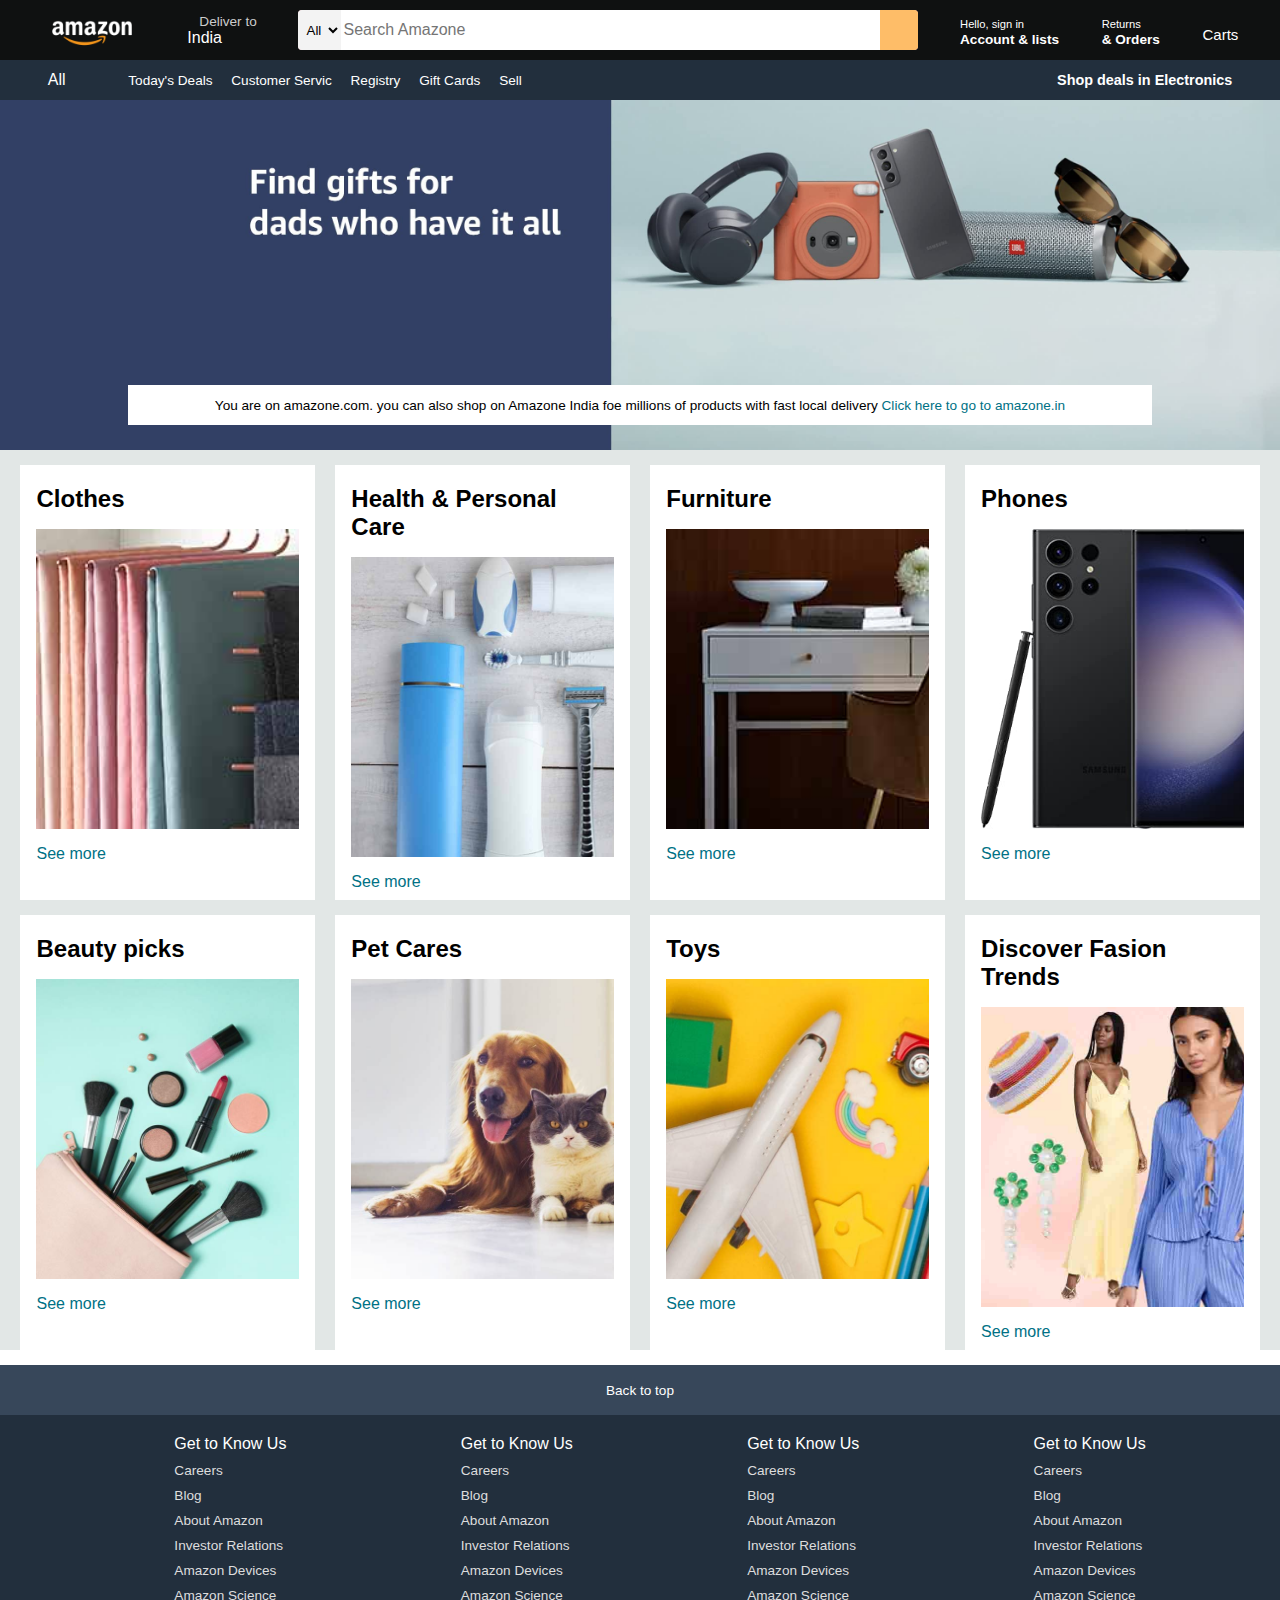
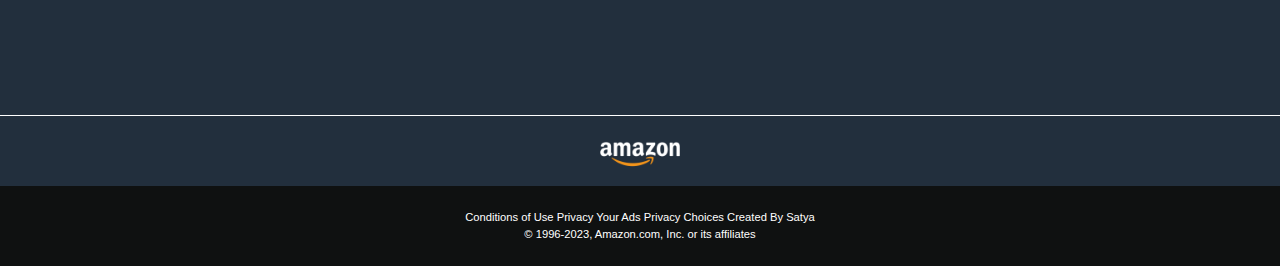
<file: Amazone clone/index.html>
<!DOCTYPE html>
<html lang="en">

<head>
    <meta charset="UTF-8">
    <meta name="viewport" content="width=device-width, initial-scale=1.0">
    <title>Amazone</title>
    <link rel="stylesheet" href="https://cdnjs.cloudflare.com/ajax/libs/font-awesome/6.4.2/css/all.min.css"
        integrity="sha512-z3gLpd7yknf1YoNbCzqRKc4qyor8gaKU1qmn+CShxbuBusANI9QpRohGBreCFkKxLhei6S9CQXFEbbKuqLg0DA=="
        crossorigin="anonymous" referrerpolicy="no-referrer" />
    <link rel="stylesheet" href="style.css">
</head>

<body>
    <header>
        <div class="navbar">
            <div class="nav-logo border">
                <div class="logo"></div>
            </div>
            <div class="nav-address border">
                <p class="add-first">Deliver to</p>
                <div class="add-icon">
                    <i class="fa-solid fa-location-dot"></i>
                    <p class="add-sec">India</p>
                </div>
            </div>
            <div class="nav-search">
                <select class="search-select">
                    <option>All</option>
                </select>
                <input type="text" placeholder="Search Amazone" class="search-input">
                <div class="search-icon">
                    <i class="fa-solid fa-magnifying-glass"></i>
                </div>
            </div>
            <div class="nav-singin border">
                <p>
                    <span>Hello, sign in</span>
                </p>
                <p class="nav-secound">Account & lists</p>
            </div>
            <div class="nav-singin border">
                <p>
                    <span>Returns</span>
                </p>
                <p class="nav-secound"> & Orders</p>
            </div>
            <div class="nav-cart border">
                <i class="fa-solid fa-cart-shopping"></i>
                Carts
            </div>
        </div>
        <div class="panel">
            <div class="panel-all">
                <i class="fa-solid fa-bars"></i>

                All
            </div>
            <div class="panel-ops">
                <p>Today's Deals</p>
                <p>Customer Servic</p>
                <p>Registry</p>
                <p>Gift Cards</p>
                <p>Sell</p>
            </div>
            <div class="panel-deals">
                Shop deals in Electronics
            </div>
        </div>
    </header>
    <div class="hero-section">
        <div class="hero-msg">
            <p>You are on amazone.com. you can also shop on Amazone India foe millions of products with fast local
                delivery <a>Click here to go to amazone.in</a></p>
        </div>
    </div>
    <div class="shop-section">
        <div class="box">
            <div class="box-content">
                <h2>Clothes</h2>
                <div class="box-img" style="background-image: url('box1_image.jpg');"></div>
                <p>See more</p>
            </div>
        </div>
        <div class="box">
            <div class="box-content">
                <h2>Health & Personal Care</h2>
                <div class="box-img" style="background-image: url('box2_image.jpg');"></div>
                <p>See more</p>
            </div>
        </div>
        <div class="box">
            <div class="box-content">
                <h2>Furniture</h2>
                <div class="box-img" style="background-image: url('box3_image.jpg');"></div>
                <p>See more</p>
            </div>
        </div>
        <div class="box">
            <div class="box-content">
                <h2>Phones</h2>
                <div class="box-img" style="background-image: url('box4_image.jpg');"></div>
                <p>See more</p>
            </div>
        </div>
        <div class="box">
            <div class="box-content">
                <h2>Beauty picks</h2>
                <div class="box-img" style="background-image: url('box5_image.jpg');"></div>
                <p>See more</p>
            </div>
        </div>
        <div class="box">
            <div class="box-content">
                <h2>Pet Cares</h2>
                <div class="box-img" style="background-image: url('box6_image.jpg');"></div>
                <p>See more</p>
            </div>
        </div>
        <div class="box">
            <div class="box-content">
                <h2>Toys</h2>
                <div class="box-img" style="background-image: url('box7_image.jpg');"></div>
                <p>See more</p>
            </div>
        </div>
        <div class=" box">
            <div class="box-content">
                <h2>Discover Fasion Trends</h2>
                <div class="box-img" style="background-image: url('box8_image.jpg');"></div>
                <p>See more</p>
            </div>
        </div>
    </div>



    <footer>
        <div class="foot-panel1">
            Back to top
        </div>
        <div class="foot-panel2">
            <ul>
                <p> Get to Know Us</p>
                <a>Careers</a>
                <a>Blog</a>
                <a >About Amazon</a>
                <a>Investor Relations</a>
                <a>Amazon Devices</a>
                <a>Amazon Science</a>
            </ul>
            <ul>
                <p> Get to Know Us</p>
                <a>Careers</a>
                <a>Blog</a>
                <a >About Amazon</a>
                <a>Investor Relations</a>
                <a>Amazon Devices</a>
                <a>Amazon Science</a>
            </ul>
            <ul>
                <p> Get to Know Us</p>
                <a>Careers</a>
                <a>Blog</a>
                <a >About Amazon</a>
                <a>Investor Relations</a>
                <a>Amazon Devices</a>
                <a>Amazon Science</a>
            </ul>
            <ul>
                <p> Get to Know Us</p>
                <a>Careers</a>
                <a>Blog</a>
                <a >About Amazon</a>
                <a>Investor Relations</a>
                <a>Amazon Devices</a>
                <a>Amazon Science</a>
            </ul>
        </div>
        <div class="foot-panel3">
            <div class="logo">

            </div>
        </div>
        <div class="foot-panel4">
            <div class="pages">
                <a >Conditions of Use</a>
                <a >Privacy</a>
                <a>Your Ads Privacy Choices</a>
                <a> Created By Satya</a>
            </div>
            <div class="copyrite">
                © 1996-2023, Amazon.com, Inc. or its affiliates
            </div>
        </div>
    </footer>
</body>
</html>
</file>
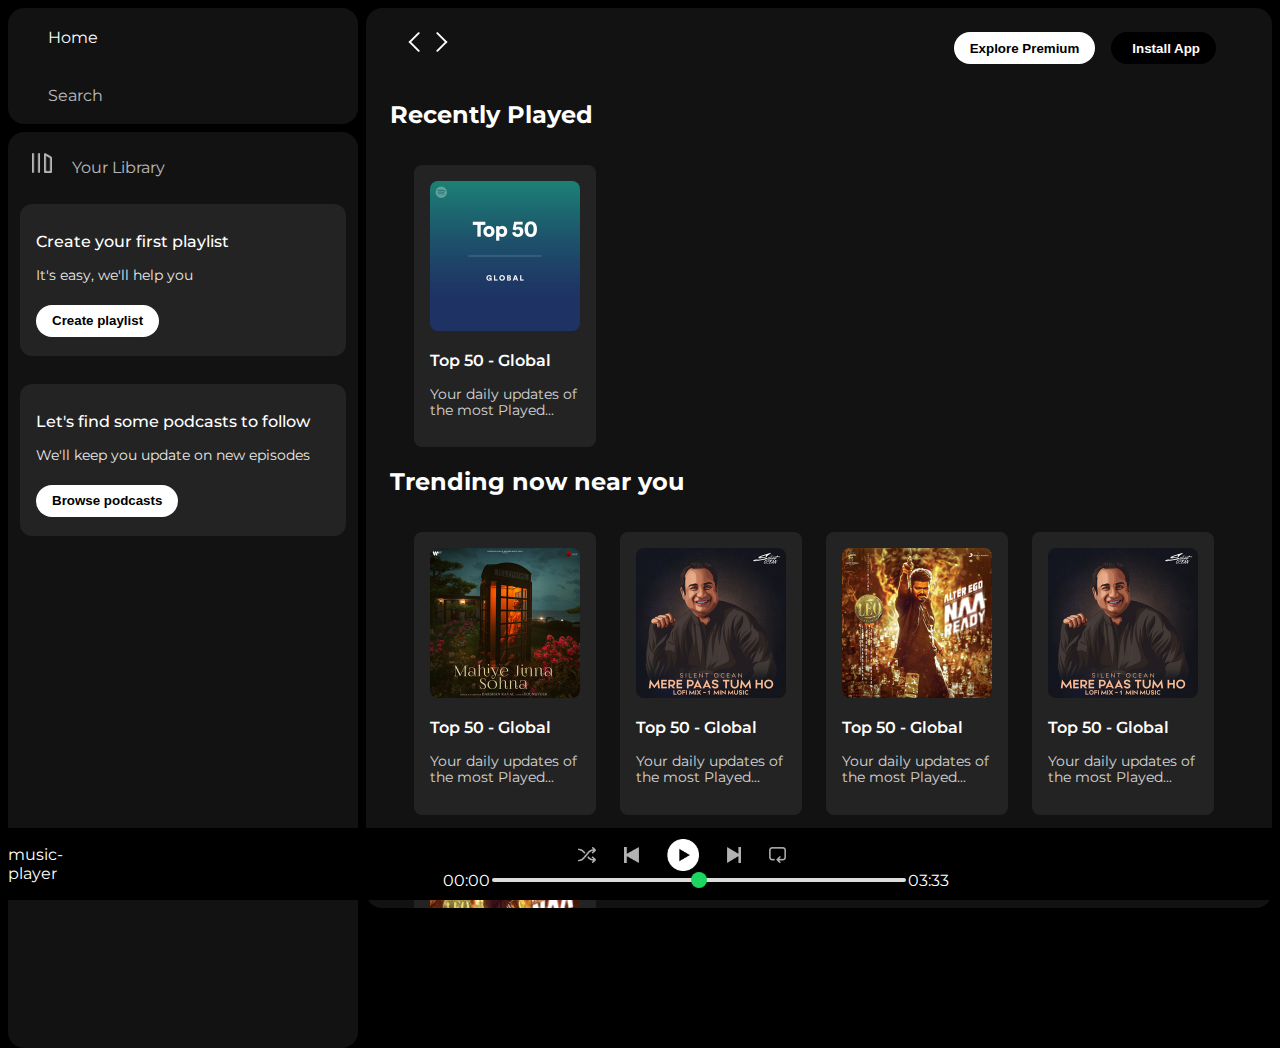
<file: Spotify Clone/index.html>
<!DOCTYPE html>
<html lang="en">

<head>
    <meta charset="UTF-8">
    <meta name="viewport" content="width=device-width, initial-scale=1.0">
    <link rel="stylesheet" href="https://cdnjs.cloudflare.com/ajax/libs/font-awesome/6.4.2/css/all.min.css"
        integrity="sha512-z3gLpd7yknf1YoNbCzqRKc4qyor8gaKU1qmn+CShxbuBusANI9QpRohGBreCFkKxLhei6S9CQXFEbbKuqLg0DA=="
        crossorigin="anonymous" referrerpolicy="no-referrer" />
    <link rel="icon" href="logo.png">
    <link rel="stylesheet" href="style.css">
    <title>Spotify - Web Player: Music for everyone</title>
    <link rel="preconnect" href="https://fonts.googleapis.com">
    <link rel="preconnect" href="https://fonts.gstatic.com" crossorigin>
    <link
        href="https://fonts.googleapis.com/css2?family=Foldit&family=Montserrat:wght@300;400;500;600;700&family=Poppins&display=swap"
        rel="stylesheet">
</head>

<body>
    <div class="main">
        <div class="sidebar">
            <div class="nav">
                <div class="nav-option" style="opacity: 1;">
                    <i class="fa-solid fa-house"></i>
                    <a href="#">Home</a>
                </div>
                <div class="nav-option">

                    <i class="fa-solid fa-magnifying-glass"></i>
                    <a href="#">Search</a>
                </div>
            </div>
            <div class="librery ">
                <div class="options">
                    <div class="lib-option nav-option">
                        <img src="library_icon.png" alt="">
                        <a href="#">Your Library </a>
                    </div>
                    <div class="icons">
                        <i class="fa-thin fa-plus"></i>
                        <i class="fa-thin fa-arrow-right-long"></i>
                    </div>
                </div>
                <div class="lib-box">
                    <div class="box">
                        <p class="box-p1">Create your first playlist</p>
                        <p class="box-p2">It's easy, we'll help you</p>
                        <button class="badge">Create playlist</button>
                    </div>
                    <div class="box">
                        <p class="box-p1">Let's find some podcasts to follow</p>
                        <p class="box-p2">We'll keep you update on new episodes</p>
                        <button class="badge">Browse podcasts</button>
                    </div>
                </div>
            </div>
        </div>
        <div class="main-content">
            <div class="sticky-nav">
                <div class="sticky-nav-icons">
                    <img src="backward_icon.png">
                    <img src="forward_icon.png" class="hide">
                </div>
                <div class="sticky-nav-options">
                    <button class="badge nav-items hide">Explore Premium</button>
                    <button class="badge nav-items dark-badge"><i class="fa-solid fa-circle-down"
                            style="margin-right: 5px;"></i>Install App</button>
                    <i class="fa-solid fa-user nav-items"></i>
                </div>

            </div>


            <h2>Recently Played</h2>
            <div class="cards-container">
                <div class="card">
                    <img src="card1img.jpeg" class="card-img">
                    <p class="card-title">Top 50 - Global</p>
                    <p class="card-info">Your daily updates of the most Played...</p>
                </div>
            </div>
            <h2>Trending now near you</h2>
            <div class="cards-container">
                <div class="card">
                    <img src="card2img.jpeg" class="card-img">
                    <p class="card-title">Top 50 - Global</p>
                    <p class="card-info">Your daily updates of the most Played...</p>
                </div>
                <div class="card">
                    <img src="card3img.jpeg" class="card-img">
                    <p class="card-title">Top 50 - Global</p>
                    <p class="card-info">Your daily updates of the most Played...</p>
                </div>
                <div class="card">
                    <img src="card4img.jpeg" class="card-img">
                    <p class="card-title">Top 50 - Global</p>
                    <p class="card-info">Your daily updates of the most Played...</p>
                </div>
                <div class="card">
                    <img src="card3img.jpeg" class="card-img">
                    <p class="card-title">Top 50 - Global</p>
                    <p class="card-info">Your daily updates of the most Played...</p>
                </div>
                <div class="card">
                    <img src="card4img.jpeg" class="card-img">
                    <p class="card-title">Top 50 - Global</p>
                    <p class="card-info">Your daily updates of the most Played...</p>
                </div>
            </div>
            <h2>Featured charts</h2>
            <div class="cards-container">
                <div class="card">
                    <img src="card5img.jpeg" class="card-img">
                    <p class="card-title">Top 50 - Global</p>
                    <p class="card-info">Your daily updates of the most Played...</p>
                </div>
                <div class="card">
                    <img src="card6img.jpeg" class="card-img">
                    <p class="card-title">Top 50 - Global</p>
                    <p class="card-info">Your daily updates of the most Played...</p>
                </div>
                <div class="card">
                    <img src="card1img.jpeg" class="card-img">
                    <p class="card-title">Top 50 - Global</p>
                    <p class="card-info">Your daily updates of the most Played...</p>
                </div>
            </div>
            <div class="footer">
                <div class="line">

                </div>
            </div>
        </div>
        <div class="music-player">music-player
            <div class="album"></div>
            <div class="player">
                <div class="player-controls">
                    <img src="player_icon1.png" class="player-control-icons">
                    <img src="player_icon2.png" class="player-control-icons">
                    <img src="player_icon3.png" class="player-control-icons" style="opacity: 1; height: 2rem;">
                    <img src="player_icon4.png" class="player-control-icons">
                    <img src="player_icon5.png" class="player-control-icons">
                </div>
                <div class="playback-bar">
                    <span class="curr-time">00:00</span>
                    <input type="range" min="0" max="100" class="progress-bar" step="1">
                    <span class="tot-time">03:33</span>
                </div>
            </div>
            <div class="controls"></div>
        </div>
    </div>
</body>

</html>
</file>
<file: Amazone clone/style.css>
* {
    margin: 0;
    font-family:  Arial;
    border: border-box;
}
.navbar{
    height: 60px;
    background-color: #0f1111;
    color: white;
    display: flex;
    align-items: center;
    justify-content: space-evenly;
}
.nav-logo{
    height: 50px;
    width: 100px;
}
.logo{
    background-image: url(amazon_logo.png);
    background-size: cover;
    height: 50px;
    width: 100%;
}
.border{
    border: 1.5px solid transparent;
}
.border:hover{
    border: 1.5px solid white;
}

/**box2**/

.add-first{
    color: #cccccc;
    font-size: 0.85rem;
    margin-left: 15px;
}
.add-sec{
    font-size: 1rem;
    margin-left: 3px;
}
.add-icon{
    display: flex;
    align-items: center;
}

/**box 3**/
.nav-search{
    display: flex;
    justify-content: space-evenly;
    background-color: pink;
    width: 620px;
    height: 40px;
    border-radius: 4px;
}
.search-select{
    background-color: #f3f3f3 ;
    width: 50px;
    text-align: center;
    border-top-left-radius: 4px;
    border-bottom-left-radius: 4px;
    border: none;
}
.search-input{
    width: 100%;
    font-size: 1rem;
    border: none;
}

.search-icon{
    width: 45px;
    display: flex;
    justify-content: center;
    align-items: center;
    font-size: 1.2rem;
    background-color: #febd68;
    border-top-right-radius: 4px;
    border-bottom-right-radius: 4px;
    color: #0f1111;
}
.nav-search:hover{
    border: 2px solid orange;
}

/**box 4**/
span{
    font-size: 0.7rem;
}
.nav-secound{
    font-size: 0.85rem;
    font-weight: 700;
}
/*box 6*/
.nav-cart i{
    font-size: 30px;
}
.nav-cart{
    font-size: 15px;
    font-weight: 500;
}



/**panel**/

.panel{
    height: 40px;
    background-color: #222f3d;
    display: flex;
    color: white;
    align-items: center;
    justify-content: space-evenly;
}
.panel-ops p{
    display: inline;
    margin-left: 15px;
    
}
.panel-ops{
    width: 70%;
    font-size: 0.85rem;
}
.panel-deals{
    font-size: 0.9rem;
    font-weight: 700;
}

/** hero section  **/

.hero-section{
    background-image: url("hero_image.jpg");
    background-size: cover;
    height: 350px;
    display: flex;
    justify-content: center;
    align-items: flex-end;
}
.hero-msg{
    background-color: #fff;
    color: black;
    height: 40px;
    display: flex;
    align-items: center;
    justify-content: center;
    font-size: 0.85rem;
    width: 80%;
    margin-bottom: 25px;

}
.hero-msg a{
    color: #007185;
}


/**shop section*/
.shop-section{
    display: flex;
    flex-wrap: wrap;
    justify-content: space-evenly;
    background-color: #e2e7e6;
}

.box{
    /* border: 2px solid black; */
    height: 400px;
    width: 23%;
    background-color: white;
    padding: 20px 0px 15px;
    margin-top: 15px;
}


.box-img{
    height: 300px;
    background-size: cover;
    margin-top: 1rem;
    margin-bottom: 1rem;
}

.box-content{
    margin-left: 1rem;
    margin-right: 1rem;
}

.box-content p{
    color: #007185;
}


/** footer **/

footer{
    margin-top: 15px;
}
.foot-panel1{
    background-color: #37475a;
    color: white;
    height: 50px;
    display: flex;
    justify-content: center;
    align-items: center;
    font-size: 0.85rem;
}
.foot-panel2{
    background-color: #222f3d;
    color: white;
    height: 300px;
    display: flex;
    justify-content: space-evenly;
}

ul{
    margin-top: 20px;
}


ul a{
    display: block;
    font-size: 0.85rem;
    margin-top: 10px;
    color: #ddd;
}


.foot-panel3{
    background-color: #222f3d;
    color: white;
    border-top: 0.5px solid white;
    height: 70px;
    display: flex;
    justify-content: center;
    align-items: center;
}

.logo{
    background-image: url(amazon_logo.png);
    background-size: cover;
    height: 50px;
    width: 100px;
}


.foot-panel4{
    background-color: #0f1111;
    color: white;
    height: 80px;
    font-size: 0.7rem;
    text-align: center;
    /* display: flex;
    justify-content: center;
    align-items: center; */
}

.pages{
   
    padding-top: 25px;
}

.copyrite{
    padding-top: 5px;
 
}
</file>
<file: Spotify Clone/style.css>
body {
    /* font-family: 'Foldit', cursive; */
    font-family: 'Montserrat', sans-serif;
    /* font-family: 'Poppins', sans-serif; */
    margin: 0;
    background-color: #000;
    color: #fff;
    overflow: hidden;
}
.main{
    display: flex;
    height: 100vh;
    padding: 0.5rem;
}
.sidebar{
    background-color: #000;
    width: 350px;
    border-radius: 1rem;/*16px*/
    margin-right: 0.5rem;
}
.main-content{
    background-color: #121212;
    flex: 1;
    border-radius: 1rem;
    overflow: auto;
    padding: 0 1.5rem 0 1.5rem;
}
.music-player{
    background-color: black;
    position: fixed;
    bottom: 0;
    width: 100%;
    height: 72px;
}
a{
    text-decoration: none;
    color: #fff;
}
.nav{
    background-color: #121212;
    border-radius: 1rem;
    display: flex;
    flex-direction: column;
    justify-content: center;
    height: 100px;
    padding: 0.5rem 0.75rem;
}
.nav-option{
    line-height: 2.5rem;
    opacity: 0.7;
    padding: 0.5rem 0.75rem;
}
.nav-option:hover{
    opacity: 1;
}
.nav-option i{
    font-size: 1.25rem;
}
.nav-option a{
    font-size: 1rem;
    margin-left: 1rem;
}
.librery{
    background-color: #121212;
    border-radius: 1rem;
    height: 100%;
    margin-top: 0.5rem;
    padding: 0.5rem 0.75rem;
}
.options{
    display: flex;
    justify-content: space-between;
    align-items: center;
}
.lib-option img{
    height: 1.25rem;
    width: 1.25rem;
}
.icons{
    font-size: 1.25rem;
    display: flex;
}
.icons i{
    opacity: 0.7;
    margin-right: 1rem;
}
.icons i:hover{
    opacity: 1;
}

.box{
    background-color: #232323;
    height: 8rem;
    border-radius: 0.75rem;
    margin: 0.5rem 0 1.75rem 0;
    padding: 0.75rem 1rem;
}
.box-p1{
    font-size: 1rem;
    font-weight: 500;
}
.box-p2{
    font-size: 0.85rem;
    opacity: 0.9;
}
.badge{
    background-color: #fff;
    border: none;
    border-radius: 100px;
    padding: 0.25rem 1rem;
    font-weight: 700;
    margin-top: 0.5rem;
    height: 2rem;
    width: fit-content;
}
.dark-badge{
    background-color: #000;
    color: #fff;
}

.sticky-nav{
    position: sticky;
    top: 0;
    background-color: #121212;
    display: flex;
    justify-content: space-between;
    align-items: center;
    padding: 1rem 0 1rem 0;
    z-index: 10;
}
.sticky-nav-icons{
    margin-left: 0.75rem; ;
}
.sticky-nav-options{
    display: flex;
    justify-content: center;
    align-items: center;
}
.nav-items{
    margin-right: 1rem;
}
@media (max-width:1000px){
    .hide{
        display: none;
    }
}
.card{
    background-color: #232323;
    width: 150px;
    border-radius: 0.5rem;
    padding: 1rem;
    margin-left: 1.5rem;
    margin-top: 1rem;
}
.cards-container{
    display: flex;
    flex-wrap: wrap;
}
.card-img{
    width: 100%;
    border-radius: 0.5rem;
}
.card-title{
    font-weight: 600;
}
.card-info{
    font-size: 0.85rem;
    opacity: 0.8;
}

.footer{
    height: 300px;
    display: flex;
    align-items: center;
    justify-content: center;
}

.line{
    width: 90%;
    height: 50%;
    border-top: 1px solid white;
    opacity: 0.4;
}


.music-player{
    display: flex;
    justify-content: space-between;
    align-items: center;

}

.album{
    width: 25%;
}

.player{
    width: 50%;

}


.controls{
    width: 25%;
}



.player-controls{
    display: flex;
    justify-content: center;
    align-items: center;
}

.player-control-icons{
    height: 1rem;
    margin-right: 1.75rem;
    opacity: 0.7;
}

.player-control-icons:hover{
    opacity: 1;
}


.playback-bar{
    display: flex;
    justify-content: center;
    align-items: center;
}

.progress-bar{
    width: 70%;
    appearance: none;
    background-color: transparent;
    cursor: pointer;
}

.progress-bar::-webkit-slider-runnable-track{
    background-color: #ddd;
    border-radius: 100px;
    height: 0.2rem;
}

.progress-bar::-webkit-slider-thumb{
    appearance: none;
    height: 1rem;
    width: 1rem;
    background-color: #1bd760;
    border-radius: 50%;
    margin-top: -6px;
}
</file>
